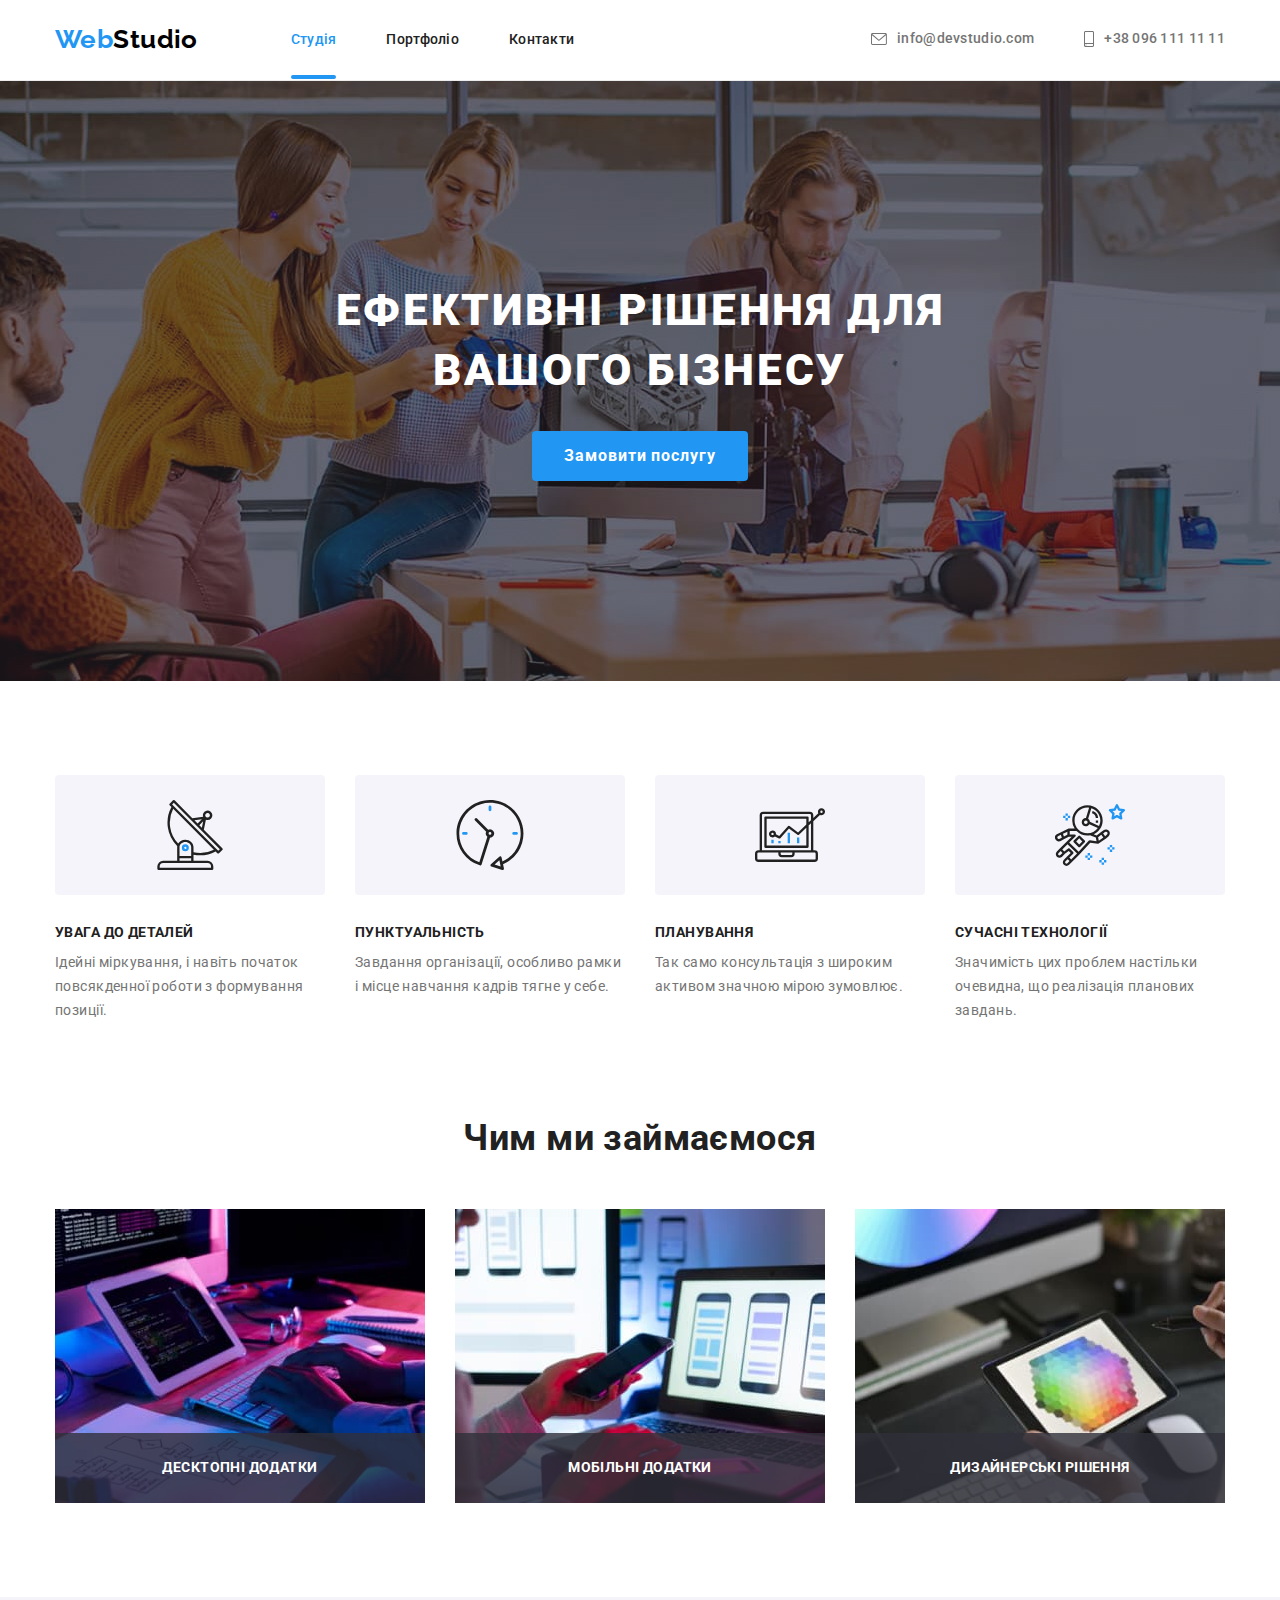
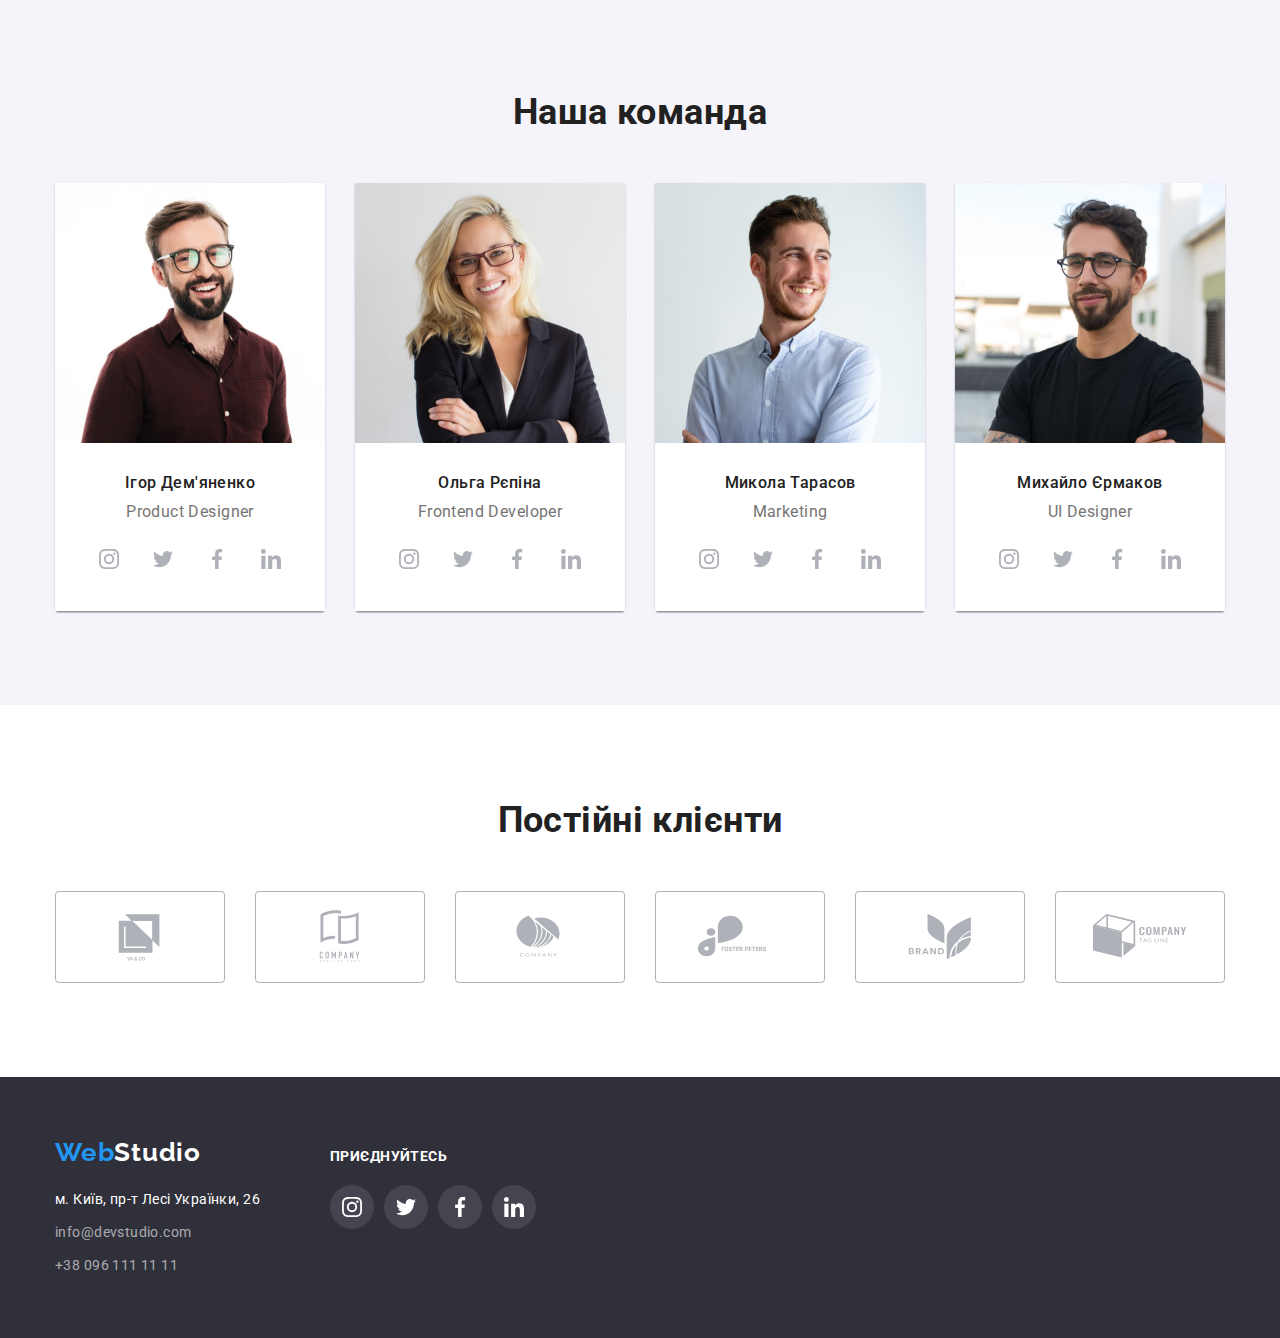
<file: index.html>
<!DOCTYPE html>
<html lang="uk">
  <head>
    <meta charset="UTF-8" />
    <meta http-equiv="X-UA-Compatible" content="IE=edge" />
    <meta name="viewport" content="width=device-width, initial-scale=1.0" />
    <title lang="en">WebStudio</title>
    <link 
      rel="stylesheet" 
      href="https://cdnjs.cloudflare.com/ajax/libs/modern-normalize/1.1.0/modern-normalize.min.css" 
      integrity="sha512-wpPYUAdjBVSE4KJnH1VR1HeZfpl1ub8YT/NKx4PuQ5NmX2tKuGu6U/JRp5y+Y8XG2tV+wKQpNHVUX03MfMFn9Q==" 
      crossorigin="anonymous" 
      referrerpolicy="no-referrer"
    /> 
    <link rel="stylesheet" href="./css/styles.css" />
    <link rel="preconnect" href="https://fonts.googleapis.com" />
    <link rel="preconnect" href="https://fonts.gstatic.com" crossorigin />
    <link
      href="https://fonts.googleapis.com/css2?family=Raleway:wght@700&family=Roboto:wght@400;500;700;900&display=swap"
      rel="stylesheet"
    />
  </head>
  <body></body>
      <header class="header">
        <div class="container main-header">
        <nav class="nav">
          <a class="header-logo link" href="./index.html" lang="en"
            >Web<span class="logo-link">Studio</span>
          </a>
          <ul class="header-list list">
            <li class="header-item">
              <a class="header-link link current" href="./index.html">Студія</a>
            </li>
            <li class="header-item">
              <a class="header-link link" href="./portfolio.html">Портфоліо</a>
            </li>
            <li class="header-item">
              <a class="header-link link" href="./index.html">Контакти</a>
            </li>
          </ul>
        </nav>
        <ul class="header-list-contact list">
          <li class="header-item">
            <a class="header-link-right link" href="mailto:info@devstudio.com">
                <svg class="contact-icon" width="16" height="12">
                  <use href="./images/symbol-defs.svg#icon-envelope"></use>
                </svg>info@devstudio.com</a
              >
          </li>
          <li class="header-item">
            <a class="header-link-right link" href="tel:+380961111111">
                <svg class="contact-icon" width="10" height="16">
                  <use href="./images/symbol-defs.svg#icon-smartphone"></use>
                </svg>+38 096 111 11 11</a
              >
          </li>
        </ul>
        </div>
      </header>
    <main>
      <section class="hero">
        <div class="container hero-content">
          <h1 class="hero-title">Ефективні рішення для вашого бізнесу</h1>
          <button class="hero-btn" data-modal-open type="button">Замовити послугу</button>
        </div>
      </section>
      <section class="second-section section">
        <div class="container">
          <h2 class="visually-hidden">Особливості</h2>
          <ul class="second-section-list">
            <li class="second-section-item list">
              <a class="second-icon-link" href="">
                <svg class="second-soc-icon" width="70" height="70">
                  <use href="./images/symbol-defs-1.svg#icon-antenna"></use>
                </svg>
              </a>
              <h3 class="second-section-subtitle">Увага до деталей</h3>
              <p class="second-section-text">
                Ідейні міркування, і навіть початок повсякденної роботи з формування позиції.
              </p>
            </li>
            <li class="second-section-item list">
              <a class="second-icon-link" href="">
                <svg class="second-soc-icon" width="70" height="70">
                  <use href="./images/symbol-defs-1.svg#icon-clock"></use>
                </svg>
              </a>
              <h3 class="second-section-subtitle">Пунктуальність</h3>
              <p class="second-section-text">
                Завдання організації, особливо рамки і місце навчання кадрів тягне у себе.
              </p>
            </li>
            <li class="second-section-item list">
              <a class="second-icon-link" href="">
                <svg class="second-soc-icon" width="70" height="70">
                  <use href="./images/symbol-defs-1.svg#icon-diagram"></use>
                </svg>
              </a>
              <h3 class="second-section-subtitle">Планування</h3>
              <p class="second-section-text">
                Так само консультація з широким активом значною мірою зумовлює.
              </p>
            </li>
            <li class="second-section-item list">
              <a class="second-icon-link" href="">
                <svg class="second-soc-icon" width="70" height="70">
                  <use href="./images/symbol-defs-1.svg#icon-astronaut"></use>
                </svg>
              </a>
              <h3 class="second-section-subtitle">Сучасні технології</h3>
              <p class="second-section-text">
                Значимість цих проблем настільки очевидна, що реалізація планових завдань.
              </p>
            </li>
          </ul>
        </div>
      </section>
      <section class="third-section section">
        <div class="container">
          <h2 class="third-section-title">Чим ми займаємося</h2>
          <ul class="third-section-list">
            <li class="third-section-item list">
              <img
                class="third-section-images img"
                src="./images/picture1.jpg"
                alt="Розробка сайтів"
                width="370"
                height="294"
              />
              <p class="third-section-text">Десктопні додатки</p>
            </li>
            <li class="third-section-item list">
              <img
                class="third-section-images img"
                src="./images/picture2.jpg"
                alt="Розробка мобільних девайсів"
                width="370"
                height="294"
              />
              <p class="third-section-text">Мобільні додатки</p>
            </li>
            <li class="third-section-item list">
              <img
                class="third-section-images img"
                src="./images/picture3.jpg"
                alt="Дизайн сайтів"
                width="370"
                height="294"
              />
              <p class="third-section-text">Дизайнерські рішення</p>
            </li>
          </ul>
        </div>
      </section>
      <section class="fourth-section section">
        <div class="container">
          <h2 class="fourth-section-title">Наша команда</h2>
          <ul class="fourth-section-list">
            <li class="fourth-section-item list">
              <img
                class="fourth-section-images img"
                src="./images/1st_team_member.jpg"
                alt="Чоловік в окулярах посміхається на білому фоні"
                width="270"
                height="260"
              />
              <div class="introducing">
                <h3 class="fourth-section-subtitle">Ігор Дем'яненко</h3>
                <p class="fourth-section-text">Product Designer</p>
                <ul class="team-soc-list">
                  <li class="team-item"><a class="team-soc-link" href="">
                    <svg class="team-soc-icon" width="20" height="20">
                      <use href="./images/symbol-defs-1.svg#icon-instagram"></use>
                    </svg>
                  </a></li>
                  <li class="team-item"><a class="team-soc-link" href="">
                    <svg class="team-soc-icon" width="20" height="20">
                      <use href="./images/symbol-defs-1.svg#icon-twitter"></use>
                    </svg>
                  </a></li>
                  <li class="team-item"><a class="team-soc-link" href="">
                     <svg class="team-soc-icon" width="20" height="20">
                      <use href="./images/symbol-defs-1.svg#icon-facebook"></use>
                    </svg>
                  </a></li>
                  <li class="team-item"><a class="team-soc-link" href="">
                     <svg class="team-soc-icon" width="20" height="20">
                      <use href="./images/symbol-defs-1.svg#icon-linkedin"></use>
                    </svg>
                  </a></li>
                </ul>
              </div>
            </li>
            <li class="fourth-section-item list">
              <img
                class="fourth-section-images img"
                src="./images/2nd_team_member.jpg"
                alt="Жінка блондинка в окулярах посміхається схрестивши руки"
                width="270"
                height="260"
              />
           <div class="introducing">
                <h3 class="fourth-section-subtitle">Ольга Рєпіна</h3>
                <p class="fourth-section-text">Frontend Developer</p>
                <ul class="team-soc-list">
                  <li class="team-item"><a class="team-soc-link" href="">
                    <svg class="team-soc-icon" width="20" height="20">
                      <use href="./images/symbol-defs-1.svg#icon-instagram"></use>
                    </svg>
                  </a></li>
                  <li class="team-item"><a class="team-soc-link" href="">
                    <svg class="team-soc-icon" width="20" height="20">
                      <use href="./images/symbol-defs-1.svg#icon-twitter"></use>
                    </svg>
                  </a></li>
                  <li class="team-item"><a class="team-soc-link" href="">
                     <svg class="team-soc-icon" width="20" height="20">
                      <use href="./images/symbol-defs-1.svg#icon-facebook"></use>
                    </svg>
                  </a></li>
                  <li class="team-item"><a class="team-soc-link" href="">
                     <svg class="team-soc-icon" width="20" height="20">
                      <use href="./images/symbol-defs-1.svg#icon-linkedin"></use>
                    </svg>
                  </a></li>
                </ul>
           </div>
            </li>
            <li class="fourth-section-item list">
              <img
                class="fourth-section-images img"
                src="./images/3rd_team_member.jpg"
                alt="Чоловік у світно синій рубашці дивиться у ліву від нього сторону і посміхається"
                width="270"
                height="260"
              />
              <div class="introducing">
                <h3 class="fourth-section-subtitle">Микола Тарасов</h3>
                <p class="fourth-section-text">Marketing</p>
                <ul class="team-soc-list">
                  <li class="team-item"><a class="team-soc-link" href="">
                    <svg class="team-soc-icon" width="20" height="20">
                      <use href="./images/symbol-defs-1.svg#icon-instagram"></use>
                    </svg>
                  </a></li>
                  <li class="team-item"><a class="team-soc-link" href="">
                    <svg class="team-soc-icon" width="20" height="20">
                      <use href="./images/symbol-defs-1.svg#icon-twitter"></use>
                    </svg>
                  </a></li>
                  <li class="team-item"><a class="team-soc-link" href="">
                     <svg class="team-soc-icon" width="20" height="20">
                      <use href="./images/symbol-defs-1.svg#icon-facebook"></use>
                    </svg>
                  </a></li>
                  <li class="team-item"><a class="team-soc-link" href="">
                     <svg class="team-soc-icon" width="20" height="20">
                      <use href="./images/symbol-defs-1.svg#icon-linkedin"></use>
                    </svg>
                  </a></li>
                </ul>
              </div>
            </li>
            <li class="fourth-section-item list">
              <img
                class="fourth-section-images img"
                src="./images/4th_team_member.jpg"
                alt="Чоловік з окулярами і бородою посміхається на камеру"
                width="270"
                height="260"
              />
              <div class="introducing">
                <h3 class="fourth-section-subtitle">Михайло Єрмаков</h3>
                <p class="fourth-section-text">UI Designer</p>
                <ul class="team-soc-list">
                  <li class="team-item"><a class="team-soc-link" href="">
                    <svg class="team-soc-icon" width="20" height="20">
                      <use href="./images/symbol-defs-1.svg#icon-instagram"></use>
                    </svg>
                  </a></li>
                  <li class="team-item"><a class="team-soc-link" href="">
                    <svg class="team-soc-icon" width="20" height="20">
                      <use href="./images/symbol-defs-1.svg#icon-twitter"></use>
                    </svg>
                  </a></li>
                  <li class="team-item"><a class="team-soc-link" href="">
                     <svg class="team-soc-icon" width="20" height="20">
                      <use href="./images/symbol-defs-1.svg#icon-facebook"></use>
                    </svg>
                  </a></li>
                  <li class="team-item"><a class="team-soc-link" href="">
                     <svg class="team-soc-icon" width="20" height="20">
                      <use href="./images/symbol-defs-1.svg#icon-linkedin"></use>
                    </svg>
                  </a></li>
                </ul>
              </div>
            </li>
          </ul>
        </div class="container">
      </section>
      <section class="clients section">
        <div class="container">
          <h2 class="clients-title">Постійні клієнти</h2>
          <ul class="clients-list">
          <li class="clients-item"><a class="clients-link" href="">
            <svg class="team-icon" width="106" height="60">
              <use href="./images/symbol-defs.svg#icon-Logo-1"></use>
            </svg>
          </a></li>
          <li class="clients-item"><a class="clients-link" href="">
            <svg class="team-icon" width="106" height="60">
              <use href="./images/symbol-defs.svg#icon-Logo-2"></use>
            </svg>
          </a></li>
          <li class="clients-item"><a class="clients-link" href="">
            <svg class="team-icon" width="106" height="60">
              <use href="./images/symbol-defs.svg#icon-Logo-3"></use>
            </svg>
          </a></li>
          <li class="clients-item"><a class="clients-link" href="">
            <svg class="team-icon" width="106" height="60">
              <use href="./images/symbol-defs.svg#icon-Logo-4"></use>
            </svg>
          </a></li>
          <li class="clients-item"><a class="clients-link" href="">
            <svg class="team-icon" width="106" height="60">
              <use href="./images/symbol-defs.svg#icon-Logo-5"></use>
            </svg>
          </a></li>
          <li class="clients-item"><a class="clients-link" href="">
            <svg class="team-icon" width="106" height="60">
              <use href="./images/symbol-defs.svg#icon-Logo-6"></use>
            </svg>
          </a></li>
        </ul>
        </div>
      </section>
    </main>
    <footer class="footer">
      <div class="container end-b">
        <div class="fotter-address">
          <a class="footer-logo link" href="./index.html" lang="en"
            >Web<span class="logo-link-footer">Studio</span></a
          >
          <address class="footer-address">
            <ul class="footer-list">
              <li class="footer-item list">
                <a
                  class="footer-link-place link"
                  href="https://goo.gl/maps/7BdyWeGDy39fK2eF7"
                  target="_blank"
                  rel="noopener noreferrer nofollow"
                >
                  м. Київ, пр-т Лесі Українки, 26
                </a>
              </li>
              <li class="footer-item list">
                <a class="footer-link link" href="mailto:info@devstudio.com">info@devstudio.com</a>
              </li>
              <li class="footer-item list">
                <a class="footer-link link" href="tel:+380961111111">+38 096 111 11 11</a>
              </li>
            </ul>
          </address>
        </div>
        <div class="footer-an">
          <p class="footer-text">приєднуйтесь</p>
          <ul class="footer-text-list">
            <li class="footer-text-item"><a class="footer-text-link" href="">
              <svg class="footer-soc-icon" width="20" height="20">
                <use href="./images/symbol-defs-1.svg#icon-instagram"></use>
              </svg>
            </a></li>
            <li class="footer-text-item"><a class="footer-text-link" href="">
              <svg class="footer-soc-icon" width="20" height="20">
                <use href="./images/symbol-defs-1.svg#icon-twitter"></use>
              </svg>
            </a></li>
            <li class="footer-text-item"><a class="footer-text-link" href="">
              <svg class="footer-soc-icon" width="20" height="20">
                <use href="./images/symbol-defs-1.svg#icon-facebook"></use>
              </svg>
            </a></li>
            <li class="footer-text-item"><a class="footer-text-link" href="">
              <svg class="footer-soc-icon" width="20" height="20">
                <use href="./images/symbol-defs-1.svg#icon-linkedin"></use>
              </svg>
            </a></li>
          </ul>
        </div>
      </div>
    </footer>
    <div class="backdrop is-hidden" data-modal>
      <div class="modal">
        <button type="button" class="modal-btn" data-modal-close>
          <svg class="modal-close-icon" width="18" height="18">
            <use href="./images/symbol-defs.svg#icon-close-black"></use>
          </svg>
        </button>
      </div>
    </div>
    <script src="./js/modal.js"></script>
  </body>
</html>
</file>
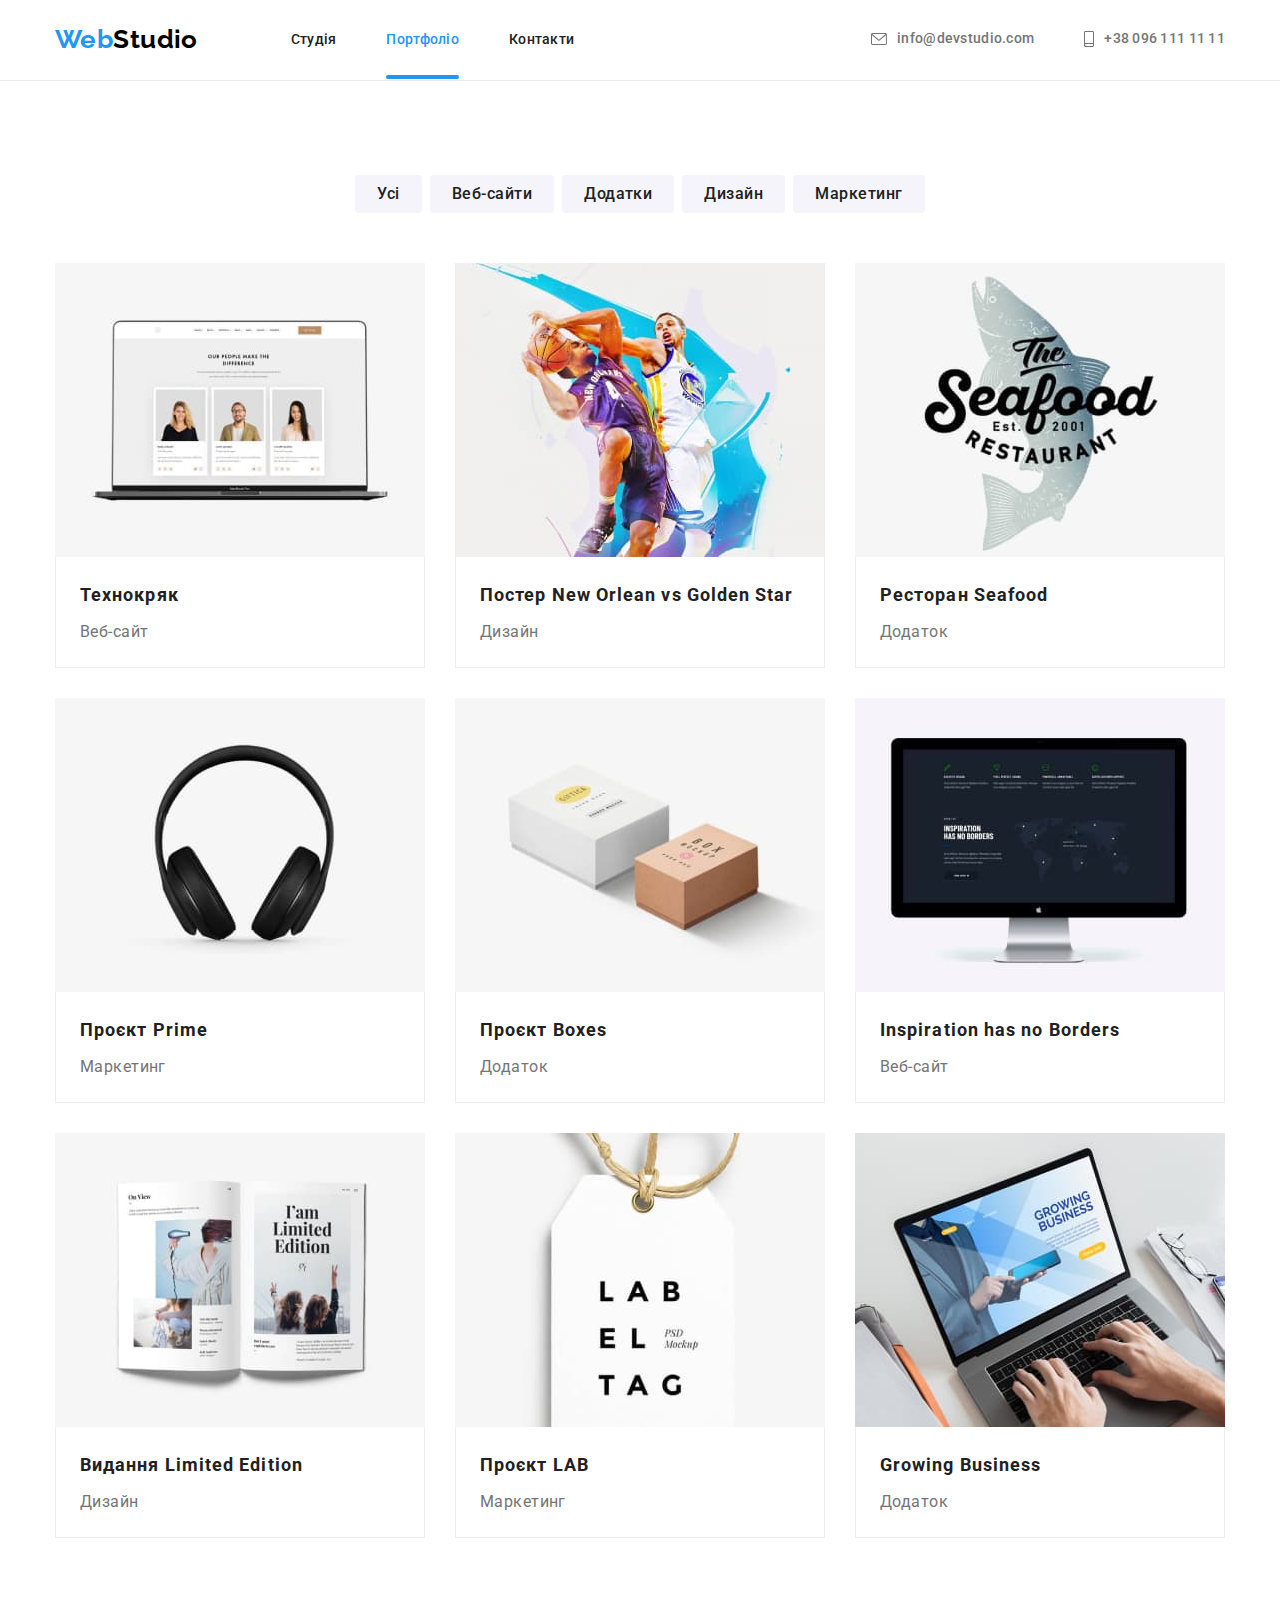
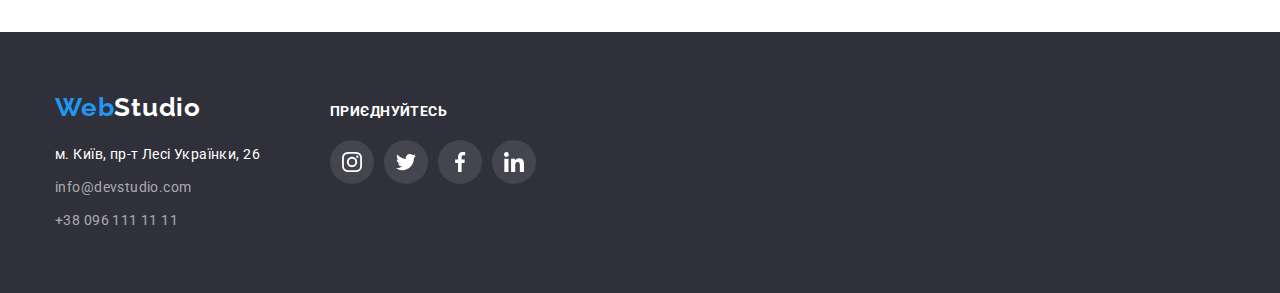
<file: portfolio.html>
<!DOCTYPE html>
<html lang="uk">
  <head>
    <meta charset="UTF-8" />
    <meta http-equiv="X-UA-Compatible" content="IE=edge" />
    <meta name="viewport" content="width=device-width, initial-scale=1.0" />
    <title lang="en">WebStudio</title>
    <link
      rel="stylesheet"
      href="https://cdnjs.cloudflare.com/ajax/libs/modern-normalize/1.1.0/modern-normalize.min.css"
      integrity="sha512-wpPYUAdjBVSE4KJnH1VR1HeZfpl1ub8YT/NKx4PuQ5NmX2tKuGu6U/JRp5y+Y8XG2tV+wKQpNHVUX03MfMFn9Q=="
      crossorigin="anonymous"
      referrerpolicy="no-referrer"
    />
    <link rel="stylesheet" href="./css/styles.css" />
    <link rel="preconnect" href="https://fonts.googleapis.com" />
    <link rel="preconnect" href="https://fonts.gstatic.com" crossorigin />
    <link
      href="https://fonts.googleapis.com/css2?family=Raleway:wght@700&family=Roboto:wght@400;500;700;900&display=swap"
      rel="stylesheet"
    />
  </head>
  <body>
    <header class="header">
      <div class="container main-header">
        <nav class="nav">
          <a class="header-logo link" href="./index.html" lang="en"
            >Web<span class="logo-link">Studio</span>
          </a>
          <ul class="header-list list">
            <li class="header-item">
              <a class="header-link link" href="./index.html">Студія</a>
            </li>
            <li class="header-item">
              <a class="header-link link current" href="./portfolio.html">Портфоліо</a>
            </li>
            <li class="header-item">
              <a class="header-link link" href="./index.html">Контакти</a>
            </li>
          </ul>
        </nav>
        <ul class="header-list-contact list">
          <li class="header-item">
            <a class="header-link-right link" href="mailto:info@devstudio.com">
              <svg class="contact-icon" width="16" height="12">
                <use href="./images/symbol-defs.svg#icon-envelope"></use>
              </svg>
              info@devstudio.com</a
            >
          </li>
          <li class="header-item">
            <a class="header-link-right link" href="tel:+380961111111">
              <svg class="contact-icon" width="10" height="16">
                <use href="./images/symbol-defs.svg#icon-smartphone"></use>
              </svg>
              +38 096 111 11 11</a
            >
          </li>
        </ul>
      </div>
    </header>
    <main>
      <section class="project section">
        <div class="container">
          <h1 class="visually-hidden">Portfolio</h1>
          <ul class="filers-list list">
            <li class="filters-item"><button class="filters-btn" type="button">Усі</button></li>
            <li class="filters-item">
              <button class="filters-btn" type="button">Веб-сайти</button>
            </li>
            <li class="filters-item"><button class="filters-btn" type="button">Додатки</button></li>
            <li class="filters-item"><button class="filters-btn" type="button">Дизайн</button></li>
            <li class="filters-item">
              <button class="filters-btn" type="button">Маркетинг</button>
            </li>
          </ul>
          <ul class="project-list list">
            <li class="project-item">
              <a class="project-link link" href="">
                <div class="project-link-wrap">
                  <img
                    class="img"
                    src="./images/portfolio/portfolio_1.jpg"
                    alt="Ноутбук"
                    width="370"
                    height="294"
                  />
                  <p class="project-hidden-text">
                    Ресурс пропонує комплексні пропозиції з різним рівнем функціоналу та сервісів.
                    Все це дозволить відвідувачу отримати вичерпні відомості про компанію чи
                    приватну особу.
                  </p>
                </div>
                <div class="icone-text">
                  <h2 class="project-subtitle">Технокряк</h2>
                  <p class="project-text">Веб-сайт</p>
                </div>
              </a>
            </li>
            <li class="project-item">
              <a class="project-link link" href="">
                <img
                  class="img"
                  src="./images/portfolio/portfolio_2.jpg"
                  alt="Постер волейболистів"
                  width="370"
                  height="294"
                />
                <div class="icone-text">
                  <h2 class="project-subtitle">Постер New Orlean vs Golden Star</h2>
                  <p class="project-text">Дизайн</p>
                </div>
              </a>
            </li>
            <li class="project-item">
              <a class="project-link link" href="">
                <img
                  class="img"
                  src="./images/portfolio/portfolio_3.jpg"
                  alt="Емблема ресторана у формі риби"
                  width="370"
                  height="294"
                />
                <div class="icone-text">
                  <h2 class="project-subtitle">Ресторан Seafood</h2>
                  <p class="project-text">Додаток</p>
                </div>
              </a>
            </li>
            <li class="project-item">
              <a class="project-link link" href="">
                <img
                  class="img"
                  src="./images/portfolio/portfolio_4.jpg"
                  alt="Чорні навушники"
                  width="370"
                  height="294"
                />
                <div class="icone-text">
                  <h2 class="project-subtitle">Проєкт Prime</h2>
                  <p class="project-text">Маркетинг</p>
                </div>
              </a>
            </li>
            <li class="project-item">
              <a class="project-link link" href="">
                <img
                  class="img"
                  src="./images/portfolio/portfolio_5.jpg"
                  alt="Дві картонні коробки"
                  width="370"
                  height="294"
                />
                <div class="icone-text">
                  <h2 class="project-subtitle">Проєкт Boxes</h2>
                  <p class="project-text">Додаток</p>
                </div>
              </a>
            </li>
            <li class="project-item">
              <a class="project-link link" href="">
                <img
                  class="img"
                  src="./images/portfolio/portfolio_6.jpg"
                  alt="Монітор"
                  width="370"
                  height="294"
                />
                <div class="icone-text">
                  <h2 class="project-subtitle">Inspiration has no Borders</h2>
                  <p class="project-text">Веб-сайт</p>
                </div>
              </a>
            </li>
            <li class="project-item">
              <a class="project-link link" href="">
                <img
                  class="img"
                  src="./images/portfolio/portfolio_7.jpg"
                  alt="Розгорнута книга"
                  width="370"
                  height="294"
                />
                <div class="icone-text">
                  <h2 class="project-subtitle">Видання Limited Edition</h2>
                  <p class="project-text">Дизайн</p>
                </div>
              </a>
            </li>
            <li class="project-item">
              <a class="project-link link" href="">
                <img
                  class="img"
                  src="./images/portfolio/portfolio_8.jpg"
                  alt="Лейбочка"
                  width="370"
                  height="294"
                />
                <div class="icone-text">
                  <h2 class="project-subtitle">Проєкт LAB</h2>
                  <p class="project-text">Маркетинг</p>
                </div>
              </a>
            </li>
            <li class="project-item">
              <a class="project-link link" href="">
                <img
                  class="img"
                  src="./images/portfolio/portfolio_9.jpg"
                  alt="Ноутбук"
                  width="370"
                  height="294"
                />
                <div class="icone-text">
                  <h2 class="project-subtitle">Growing Business</h2>
                  <p class="project-text">Додаток</p>
                </div>
              </a>
            </li>
          </ul>
        </div>
      </section>
    </main>
    <footer class="footer">
      <div class="container end-b">
        <div class="fotter-address">
          <a class="footer-logo link" href="./index.html" lang="en"
            >Web<span class="logo-link-footer">Studio</span></a
          >
          <address class="footer-address">
            <ul class="footer-list">
              <li class="footer-item list">
                <a
                  class="footer-link-place link"
                  href="https://goo.gl/maps/7BdyWeGDy39fK2eF7"
                  target="_blank"
                  rel="noopener noreferrer nofollow"
                >
                  м. Київ, пр-т Лесі Українки, 26
                </a>
              </li>
              <li class="footer-item list">
                <a class="footer-link link" href="mailto:info@devstudio.com">info@devstudio.com</a>
              </li>
              <li class="footer-item list">
                <a class="footer-link link" href="tel:+380961111111">+38 096 111 11 11</a>
              </li>
            </ul>
          </address>
        </div>
        <div class="footer-an">
          <p class="footer-text">приєднуйтесь</p>
          <ul class="footer-text-list">
            <li class="footer-text-item">
              <a class="footer-text-link" href="">
                <svg class="footer-soc-icon" width="20" height="20">
                  <use href="./images/symbol-defs-1.svg#icon-instagram"></use>
                </svg>
              </a>
            </li>
            <li class="footer-text-item">
              <a class="footer-text-link" href="">
                <svg class="footer-soc-icon" width="20" height="20">
                  <use href="./images/symbol-defs-1.svg#icon-twitter"></use>
                </svg>
              </a>
            </li>
            <li class="footer-text-item">
              <a class="footer-text-link" href="">
                <svg class="footer-soc-icon" width="20" height="20">
                  <use href="./images/symbol-defs-1.svg#icon-facebook"></use>
                </svg>
              </a>
            </li>
            <li class="footer-text-item">
              <a class="footer-text-link" href="">
                <svg class="footer-soc-icon" width="20" height="20">
                  <use href="./images/symbol-defs-1.svg#icon-linkedin"></use>
                </svg>
              </a>
            </li>
          </ul>
        </div>
      </div>
    </footer>
  </body>
</html>
</file>
<file: css/styles.css>
html {
  box-sizing: border-box;
}

*,
*::before,
*::after {
  box-sizing: inherit;
  margin: 0;
  padding: 0;
  list-style: none;
}

:root {
  --main-text-color: #212121;
  --secondary-text-color: #ffffff;
  --ouwer-text-color: #757575;
  --acent-color: #2196f3;
  --contener-color: #eeeeee;
  --logo-color-text: #000000;
  --buttons-port-color: #f5f4fa;
  --footer-text-color: rgba(255, 255, 255, 0.6);
  --background-footer-color: #2f303a;
  --background-section: #e5e5e5;
  --line-color: #ececec;
  --background-color: #ffffff;
  --icon-color: #afb1b8;
  --main-font: Roboto, sans-serif;
}

body {
  background-color: var(--background-color);
  color: var(--main-text-color);
  font-family: var(--main-font);
  font-size: 14px;
  letter-spacing: 0.03em;
}

h1,
h2,
h3,
h4,
h5,
h6,
p {
  margin: 0;
}

ul,
ol {
  margin: 0;
  padding-left: 0;
}

.list {
  list-style: none;
  padding-left: 0;
  margin: 0;
}

.link {
  text-decoration: none;
}

img {
  display: block;
  max-width: 100%;
  height: auto;
}

address {
  font-style: normal;
}

button {
  display: block;
  cursor: pointer;
  border: none;
  border-radius: 4px;
}

.visually-hidden {
  position: absolute;
  white-space: nowrap;
  width: 1px;
  height: 1px;
  overflow: hidden;
  border: 0;
  padding: 0;
  clip: rect(0 0 0 0);
  clip-path: inset(50%);
  margin: -1px;
}

.container {
  width: 1200px;
  margin: 0 auto;
  padding: 0 15px;
}

.section {
  padding-top: 94px;
  padding-bottom: 94px;
}

/* --------------header------------- */

.header {
  background-color: var(--background-color);
  padding-top: 24px;
  padding-bottom: 25px;
  border-bottom: 1px solid var(--line-color);
}

.main-header {
  display: flex;
  align-items: center;
}

.header-list {
  display: flex;
  gap: 50px;
}

.nav {
  display: flex;
  align-items: center;
}
.header-logo {
  font-family: 'Raleway', sans-serif;
  font-weight: 700;
  font-size: 26px;
  line-height: 1.19;
  margin-right: 93px;
  color: var(--acent-color);
}

.logo-link {
  color: var(--logo-color-text);
}

.header-link {
  font-weight: 500;
  line-height: 1.14;
  letter-spacing: 0.02em;
  text-align: center;
  color: var(--main-text-color);
  transition: color 250ms cubic-bezier(0.4, 0, 0.2, 1);
  padding: 32px 0;
}

.current::after {
  content: ' ';
  width: 100%;
  height: 4px;
  background-color: #2196f3;
  border-radius: 2px;
  position: absolute;
  bottom: 0;
  left: 0;
}

.header-link:hover,
.header-link:focus,
.header-link-right:hover,
.header-link-right:focus {
  color: var(--acent-color);
}

.current {
  color: var(--acent-color);
  position: relative;
}

.header-list-contact {
  display: flex;
  margin-left: auto;
}

.header-list-contact .header-item + .header-item {
  margin-left: 50px;
}

.header-link-right {
  font-weight: 500;
  line-height: 1.14;
  letter-spacing: 0.02em;
  color: var(--ouwer-text-color);
  display: flex;
  align-items: center;
  transition: color 250ms cubic-bezier(0.4, 0, 0.2, 1);
}

.header-item {
  display: block;
}

.contact-icon {
  fill: currentColor;
  margin-right: 10px;
}

/* -------------hero------------- */

.hero {
  padding-top: 200px;
  padding-bottom: 200px;
  background-color: #c4c4c4;
  background-image: linear-gradient(rgba(47, 48, 58, 0.4), rgba(47, 48, 58, 0.4)),
    url(../images/hero-bg.jpg);
  background-repeat: no-repeat;
  background-position: center;
  background-size: cover;
  border: rgba(47, 48, 58, 0.4);
  max-width: 1600px;
  height: 600px;
  margin: 0 auto;
}

.hero-content {
}

.hero-title {
  font-weight: 900;
  font-size: 44px;
  line-height: 1.36;
  letter-spacing: 0.06em;
  text-align: center;
  text-transform: uppercase;
  color: var(--secondary-text-color);
  max-width: 696px;
  margin: 0 auto 30px auto;
}

.hero-btn {
  font-family: inherit;
  font-weight: 700;
  font-size: 16px;
  line-height: 1.88;
  letter-spacing: 0.06em;
  color: var(--secondary-text-color);
  background: var(--acent-color);
  cursor: pointer;
  border-radius: 4px;
  border: 0;
  min-width: 216px;
  padding: 10px 32px;
  text-align: center;
  margin: 0 auto;
  display: block;
  transition: background-color 250ms cubic-bezier(0.4, 0, 0.2, 1);
}

.hero-btn:hover,
.hero-btn:focus {
  background-color: #188ce8;
}

/* ----------------second-section------------ */

.second-section {
  background-color: var(--background-color);
}

.second-icon-link {
  width: 270px;
  height: 120px;
  background: #f5f4fa;
  border-radius: 4px;
  margin-bottom: 30px;
  display: flex;
  align-items: center;
  justify-content: center;
  cursor: pointer;
}

.second-section-list {
  display: flex;
  gap: 30px;
}

.second-section-item {
  width: 270px;
  align-items: center;
  justify-content: center;
}
.second-section-subtitle {
  font-weight: 700;
  line-height: 1.14;
  font-size: 14px;
  text-transform: uppercase;
  color: var(--main-text-color);
  margin-bottom: 10px;
}
.second-section-text {
  line-height: 1.71;
  color: var(--ouwer-text-color);
}

.second-icon-link {
}

/* -----------------third-section------------- */

.third-section {
  background-color: var(--background-color);
  padding-top: 0;
}
.third-section-title {
  font-weight: 700;
  font-size: 36px;
  line-height: 1.17;
  text-align: center;
  color: var(--main-text-color);
  margin-bottom: 50px;
}
.third-section-list {
  display: flex;
  gap: 30px;
}

.third-section-item {
  position: relative;
}

.third-section-text {
  position: absolute;
  bottom: 0;
  width: 100%;
  height: 70px;
  font-weight: 700;
  line-height: 1.14;
  text-transform: uppercase;
  color: var(--background-color);
  background-color: rgba(47, 48, 58, 0.8);
  display: flex;
  align-items: center;
  justify-content: center;
}

/* --------------------fourth-section------------- */

.fourth-section {
  background-color: #f5f4fa;
}
.fourth-section-title {
  font-weight: 700;
  font-size: 36px;
  line-height: 1.17;
  text-align: center;
  color: var(--main-text-color);
  margin-bottom: 50px;
}
.fourth-section-list {
  display: flex;
  gap: 30px;
}
.fourth-section-item {
  width: calc((100%-90) / 4);
  box-shadow: 0px 1px 3px rgba(0, 0, 0, 0.12), 0px 1px 1px rgba(0, 0, 0, 0.14),
    0px 2px 1px rgba(0, 0, 0, 0.2);
  border-radius: 0px 0px 4px 4px;
}

.fourth-section-subtitle {
  font-weight: 500;
  font-size: 16px;
  line-height: 1.19;
  text-align: center;
  color: var(--main-text-color);
  margin-bottom: 10px;
}
.fourth-section-text {
  font-size: 16px;
  line-height: 1.19;
  text-align: center;
  color: var(--ouwer-text-color);
  margin-bottom: 16px;
}

.introducing {
  padding-top: 30px;
  padding-bottom: 30px;
  background-color: var(--background-color);
}

.team-soc-list {
  display: flex;
  justify-content: center;
  gap: 10px;
}

.team-soc-link {
  width: 44px;
  height: 44px;
  border-radius: 50%;
  background-color: var(--background-color);
  display: flex;
  align-items: center;
  justify-content: center;
  color: var(--icon-color);
  transition: color 250ms cubic-bezier(0.4, 0, 0.2, 1),
    background-color 250ms cubic-bezier(0.4, 0, 0.2, 1);
}

.team-soc-link:hover,
.team-soc-link:focus {
  background-color: var(--acent-color);
  color: var(--background-color);
}

.team-soc-icon {
  fill: currentColor;
}

/* ---------------clients---------------- */

.clients {
  background-color: var(--background-color);
}
.clients-title {
  font-weight: 700;
  font-size: 36px;
  line-height: 1.17;
  text-align: center;
  color: var(--main-text-color);
  margin-bottom: 50px;
}
.clients-list {
  display: flex;
  justify-content: center;
  gap: 30px;
}
.clients-item {
}

.clients-link:hover,
.clients-link:focus {
  border: 1px solid #2196f3;
  color: var(--acent-color);
}

.clients-link {
  width: 170px;
  height: 92px;
  border: 1px solid #afb1b8;
  border-radius: 4px;
  display: flex;
  align-items: center;
  justify-content: center;
  color: var(--icon-color);
  transition: color 250ms cubic-bezier(0.4, 0, 0.2, 1), border 250ms cubic-bezier(0.4, 0, 0.2, 1);
}

.team-icon {
  fill: currentColor;
}
/* --------------footer------------- */

.footer {
  background-color: var(--background-footer-color);
  padding-top: 60px;
  padding-bottom: 60px;
}
.footer-logo {
  font-family: 'Raleway', sans-serif;
  font-style: normal;
  font-weight: 700;
  font-size: 26px;
  line-height: 1.19;
  letter-spacing: 0.03em;
  color: var(--acent-color);
  margin-bottom: 20px;
  display: inline-block;
}

.logo-link-footer {
  color: var(--secondary-text-color);
}

.footer-link-place {
  font-style: normal;
  font-weight: 400;
  line-height: 1.71;
  color: var(--secondary-text-color);
  transition: color 250ms cubic-bezier(0.4, 0, 0.2, 1);
}

.footer-link-place:hover,
.footer-link-place:focus {
  color: var(--acent-color);
  cursor: pointer;
}

.footer-link {
  font-style: normal;
  font-weight: 400;
  line-height: 1.71;
  color: var(--footer-text-color);
  margin-top: 9px;
  margin-top: 9px;
  display: block;
  transition: color 250ms cubic-bezier(0.4, 0, 0.2, 1);
}

.footer-link:hover,
.footer-link:focus {
  color: var(--acent-color);
}

.end-b {
  display: flex;
  gap: 70px;
  align-items: baseline;
}

.footer-text {
  font-weight: 700;
  line-height: 1.14;
  text-transform: uppercase;
  color: #ffffff;
  margin-bottom: 20px;
}
.footer-text-list {
  display: inline-flex;
  justify-content: center;
  gap: 10px;
}

.footer-text-link {
  width: 44px;
  height: 44px;
  border-radius: 50%;
  background-color: rgba(255, 255, 255, 0.1);
  display: flex;
  align-items: center;
  justify-content: center;
  transition: background-color 250ms cubic-bezier(0.4, 0, 0.2, 1),
    cursor 250ms cubic-bezier(0.4, 0, 0.2, 1);
}

.footer-soc-icon {
  fill: var(--background-color);
}

.footer-text-link:hover,
.footer-text-link:focus {
  cursor: pointer;
  background-color: var(--acent-color);
}

/* -----------------portfolio------------ */
/* -----------------project------------------ */

.project {
  background-color: var(--background-color);
}

.filers-list {
  margin-bottom: 50px;
  display: flex;
  justify-content: center;
  gap: 8px;
}

.filters-item {
  width: calc((100% - 32) / 5);
}

.filters-btn {
  font-family: var(--main-font);
  font-style: normal;
  font-weight: 500;
  font-size: 16px;
  line-height: 1.62;
  text-align: center;
  letter-spacing: 0.03em;
  color: var(--main-text-color);
  background-color: var(--buttons-port-color);
  border-radius: 4px;
  border: 0;
  cursor: pointer;
  padding: 6px 22px;
  transition: background-color 250ms cubic-bezier(0.4, 0, 0.2, 1),
    color 250ms cubic-bezier(0.4, 0, 0.2, 1), box-shadow 250ms cubic-bezier(0.4, 0, 0.2, 1),
    border-radius 250ms cubic-bezier(0.4, 0, 0.2, 1);
}

.filters-btn:hover,
.filters-btn:focus {
  color: var(--secondary-text-color);
  background-color: var(--acent-color);
  box-shadow: 0px 3px 1px rgba(0, 0, 0, 0.1), 0px 1px 2px rgba(0, 0, 0, 0.08),
    0px 2px 2px rgba(0, 0, 0, 0.12);
  border-radius: 4px;
}

.project-list {
  display: flex;
  flex-wrap: wrap;
  gap: 30px;
}

.project-item {
  width: calc((100% - 60) / 3);
}

.project-item:hover .project-hidden-text {
  transform: translateY(0);
}

.project-link-wrap {
  position: relative;
  overflow: hidden;
}

.project-link:hover,
.project-link:focus {
  cursor: pointer;
  box-shadow: 0px 1px 1px rgba(0, 0, 0, 0.12), 0px 4px 4px rgba(0, 0, 0, 0.06),
    1px 4px 6px rgba(0, 0, 0, 0.16);
}

.project-hidden-text {
  position: absolute;
  top: 0;
  left: 0;
  padding: 63px 24px;
  font-weight: 400;
  font-size: 18px;
  line-height: 1.56;
  letter-spacing: 0.03em;
  color: var(--background-color);
  background-color: rgba(33, 150, 243, 0.9);
  transform: translateY(100%);
  transition: transform 250ms cubic-bezier(0.4, 0, 0.2, 1);
}

.icone-text {
  padding: 20px 24px;
  color: var(--main-text-color);
  border: 1px solid var(--contener-color);
  border-top: none;
  background-color: var(--background-color);
}

.project-link {
  display: block;
  transition: cursor 250ms cubic-bezier(0.4, 0, 0.2, 1),
    box-shadow 250ms cubic-bezier(0.4, 0, 0.2, 1);
}

.project-subtitle {
  font-weight: 700;
  font-size: 18px;
  line-height: 2;
  letter-spacing: 0.06em;
}
.project-text {
  font-weight: 400;
  font-size: 16px;
  line-height: 1.88;
  color: var(--ouwer-text-color);
  margin-top: 4px;
}

.backdrop {
  position: fixed;
  top: 0;
  width: 100%;
  height: 100%;
  background-color: rgba(0, 0, 0, 0.2);
  transition: opacity 400ms cubic-bezier(0.4, 0, 0.2, 1),
    visibility 400ms cubic-bezier(0.4, 0, 0.2, 1);
}

.modal {
  width: 528px;
  min-height: 581px;
  background-color: var(--background-color);
  box-shadow: 0px 1px 3px rgba(0, 0, 0, 0.12), 0px 1px 1px rgba(0, 0, 0, 0.14),
    0px 2px 1px rgba(0, 0, 0, 0.2);
  border-radius: 4px;
  position: absolute;
  top: 50%;
  left: 50%;
  transform: translate(-50%, -50%);
}

.modal-btn {
  width: 30px;
  height: 30px;
  background: #ffffff;
  border: 1px solid rgba(0, 0, 0, 0.1);
  border-radius: 50%;
  position: absolute;
  top: 8px;
  right: 8px;
  display: flex;
  align-items: center;
  justify-content: center;
}

.modal-btn:hover,
.modal-btn:focus {
  fill: var(--acent-color);
}

.is-hidden {
  opacity: 0;
  visibility: hidden;
  pointer-events: none;
}
</file>
